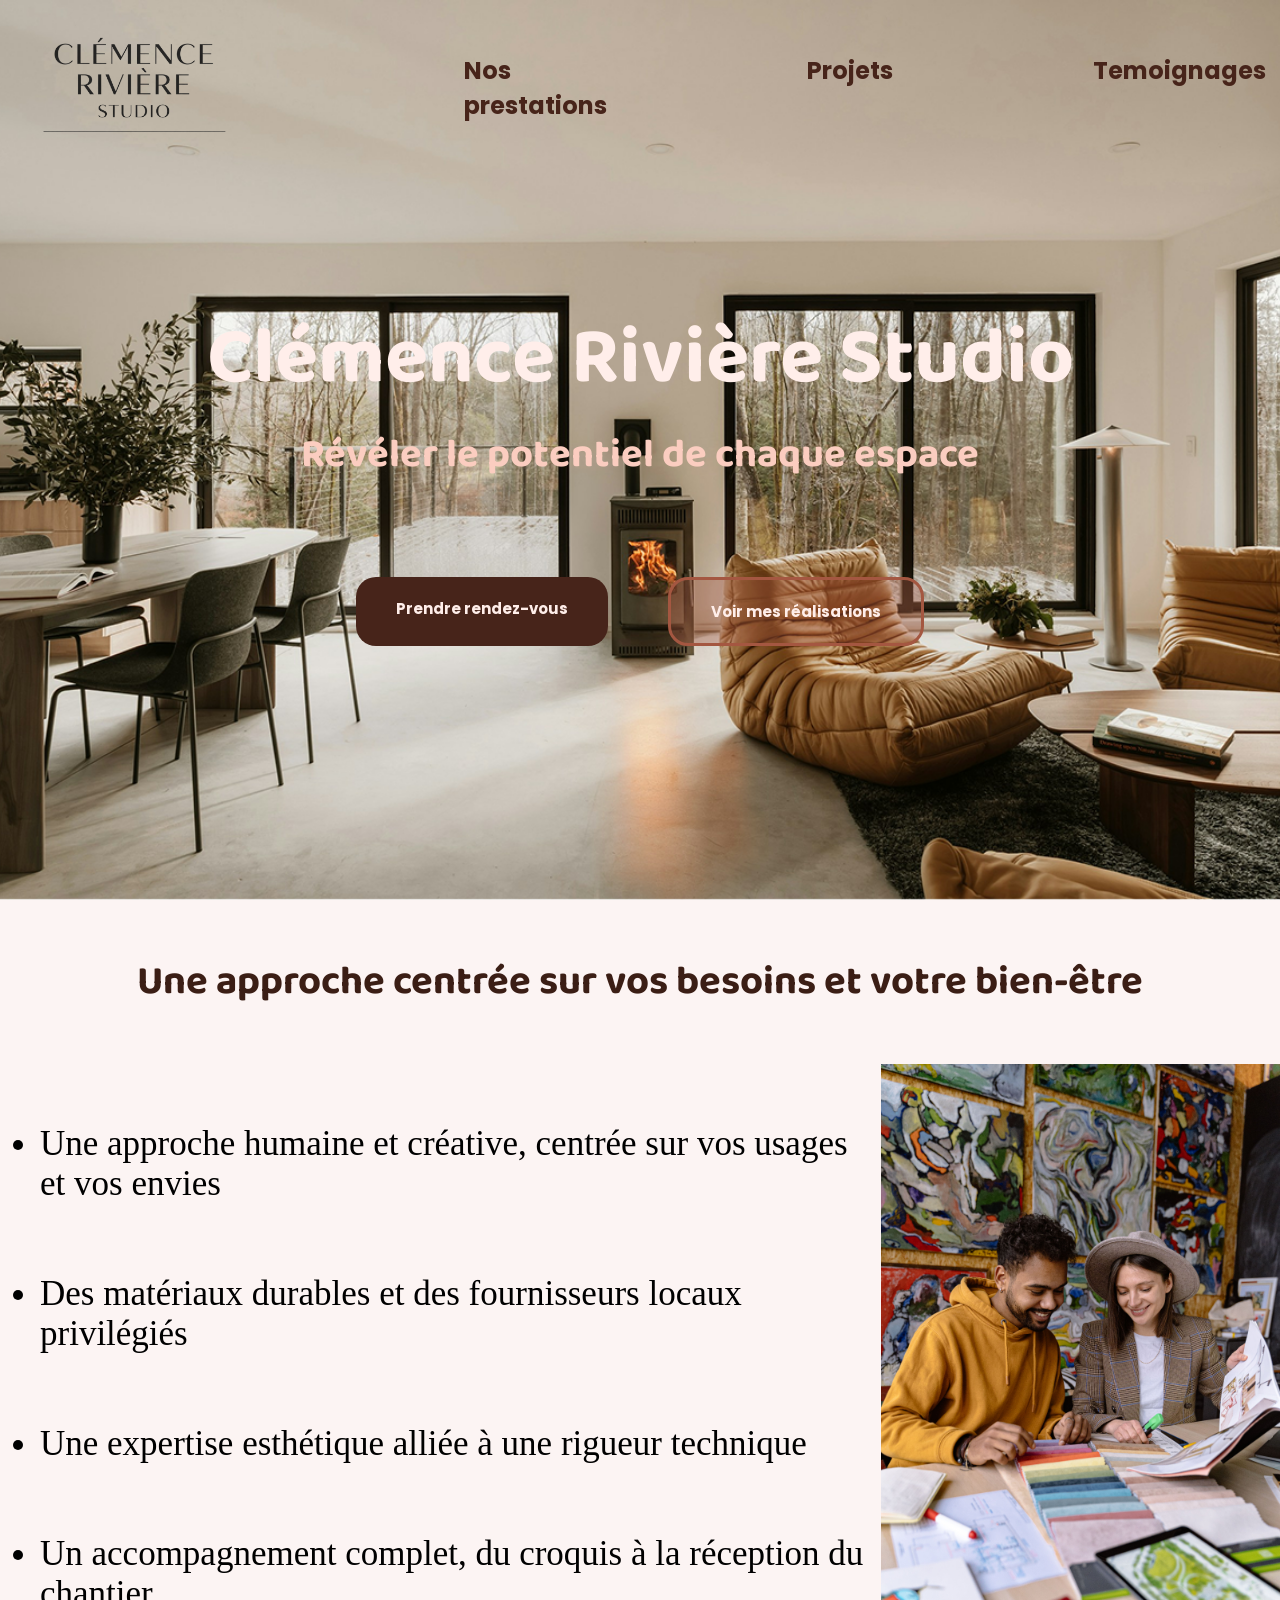
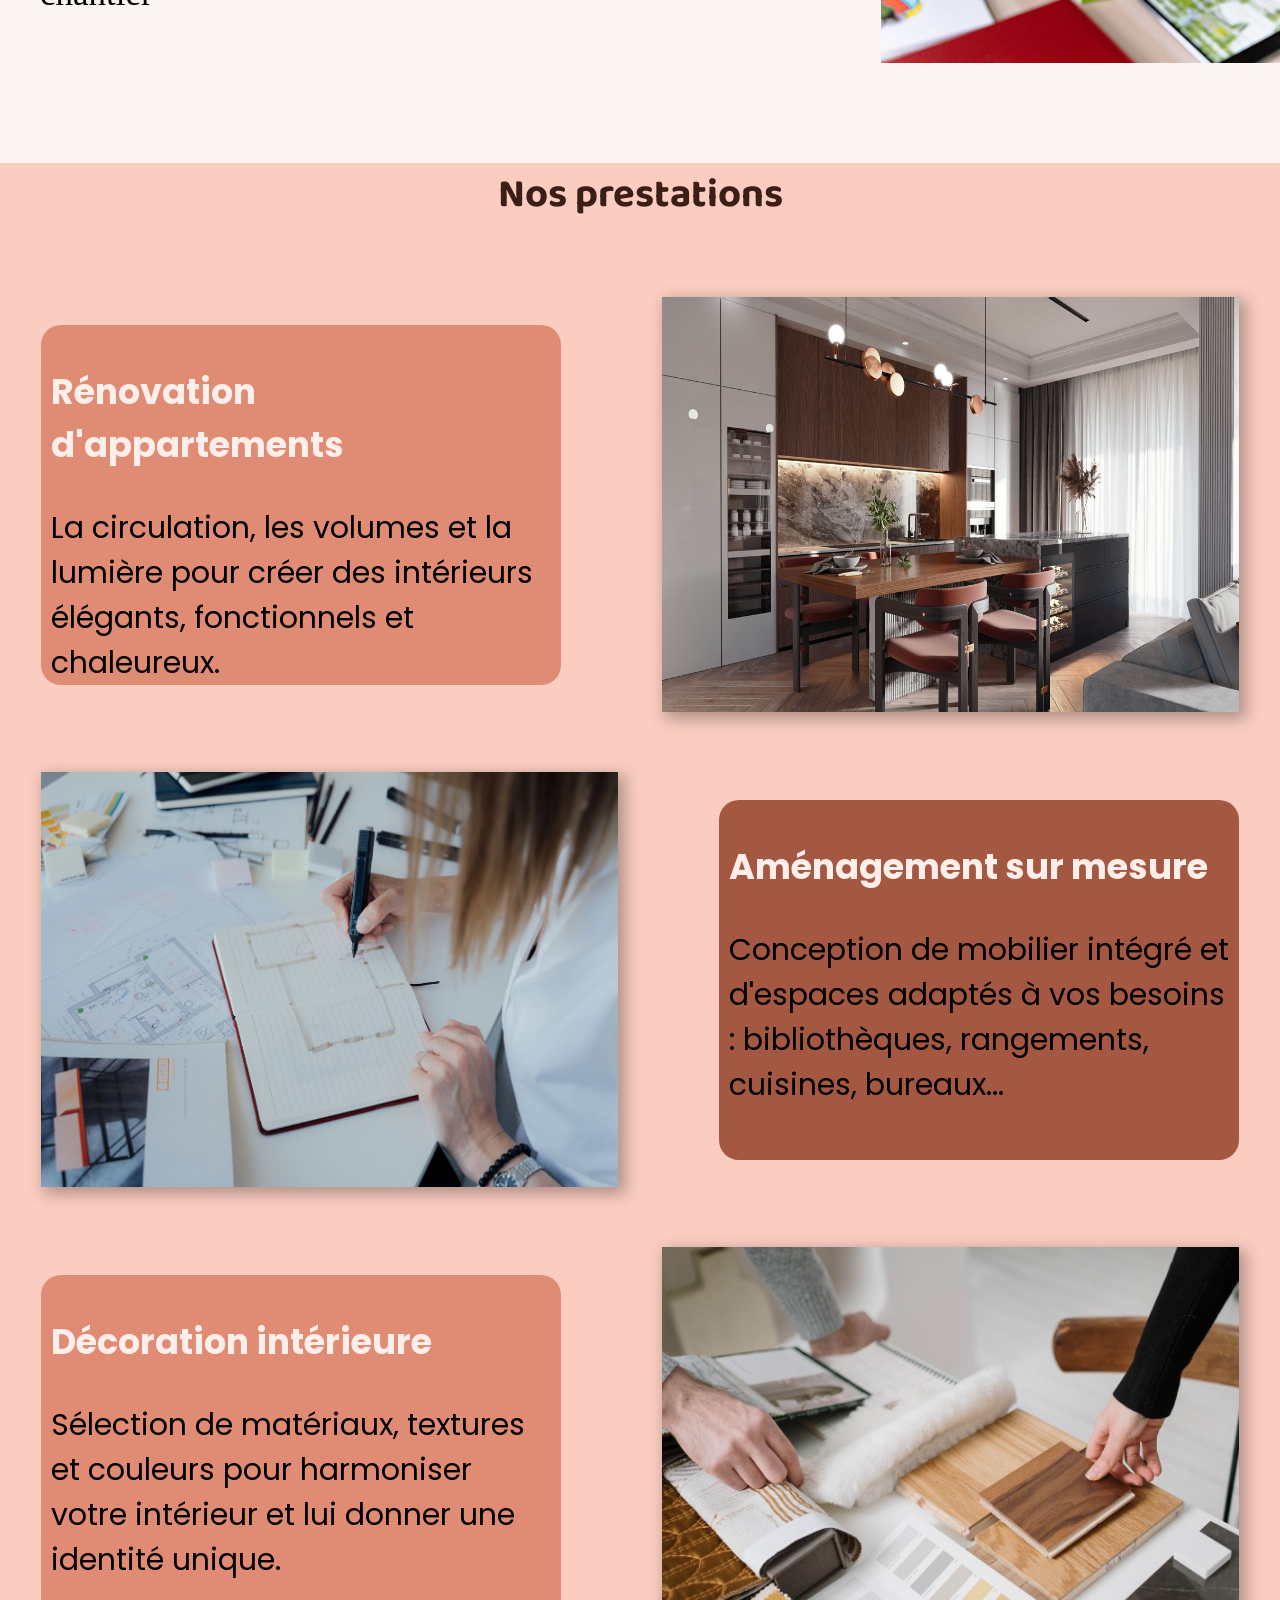
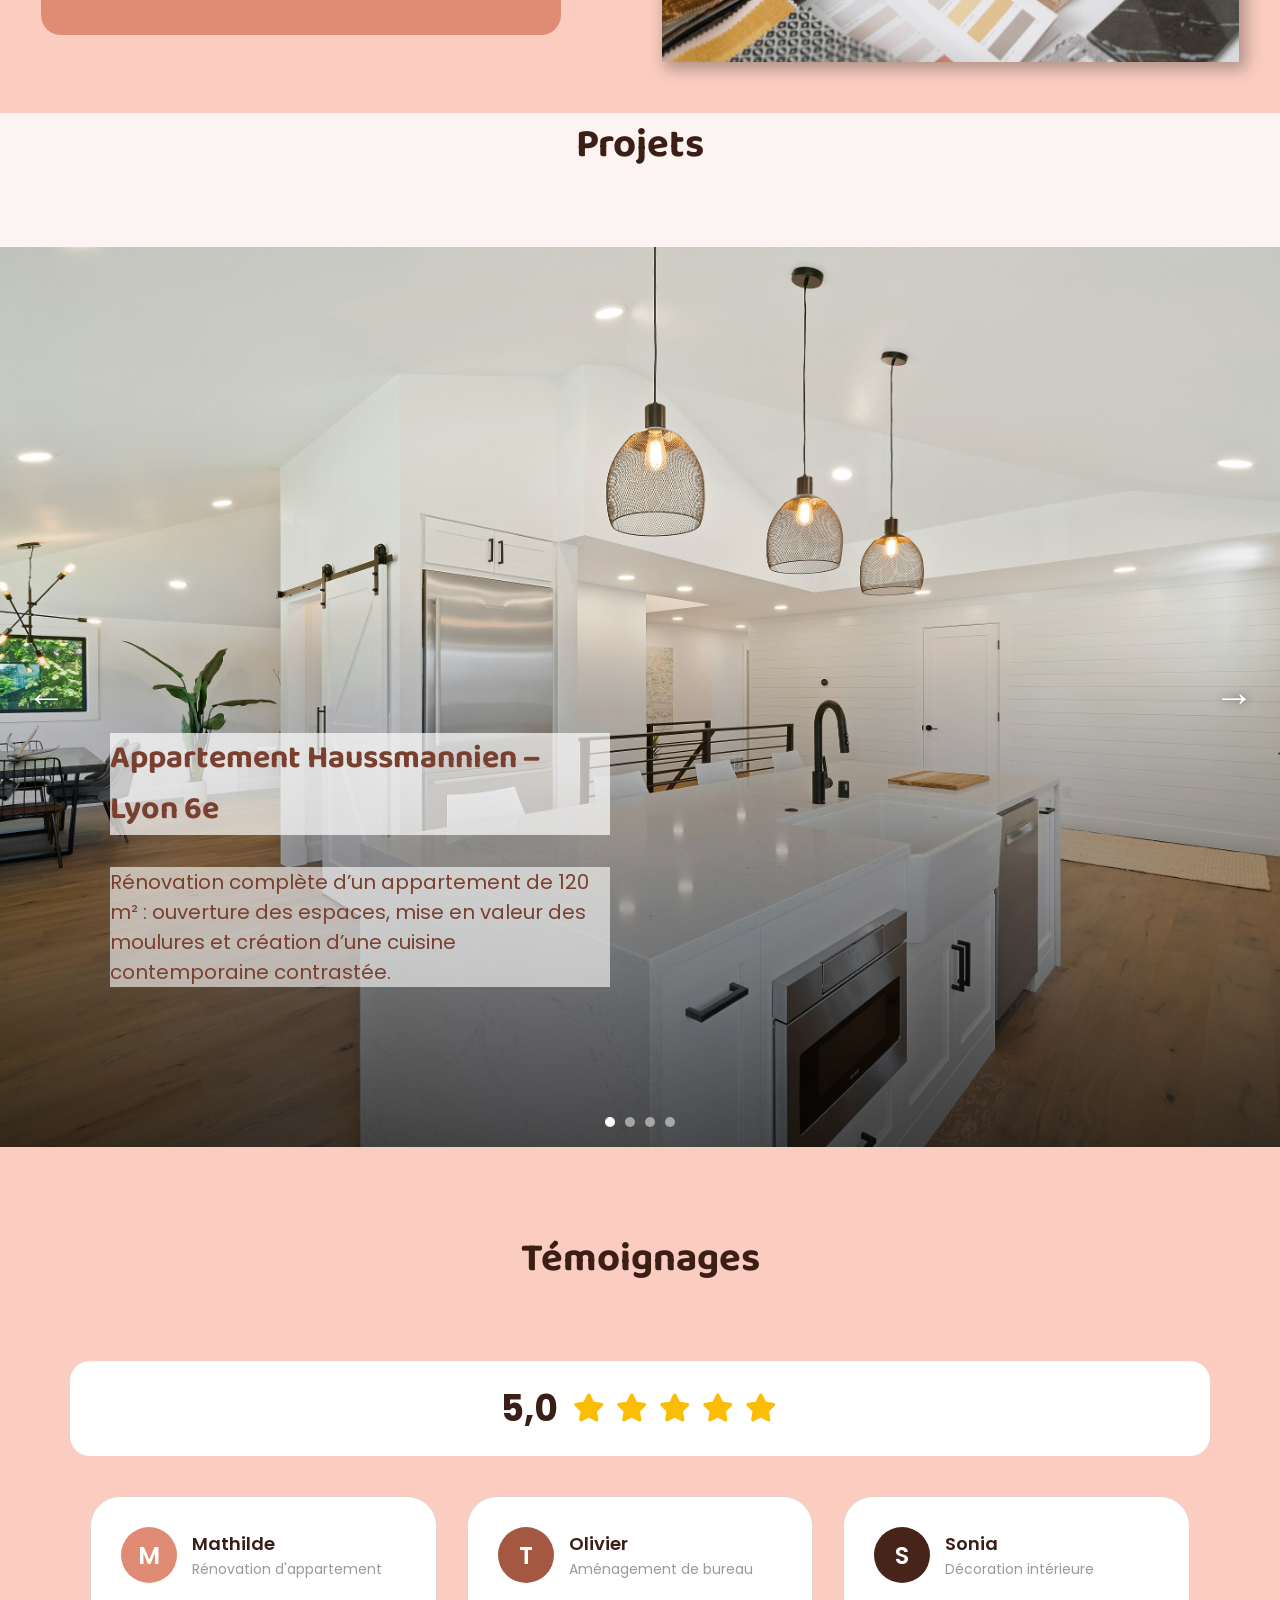
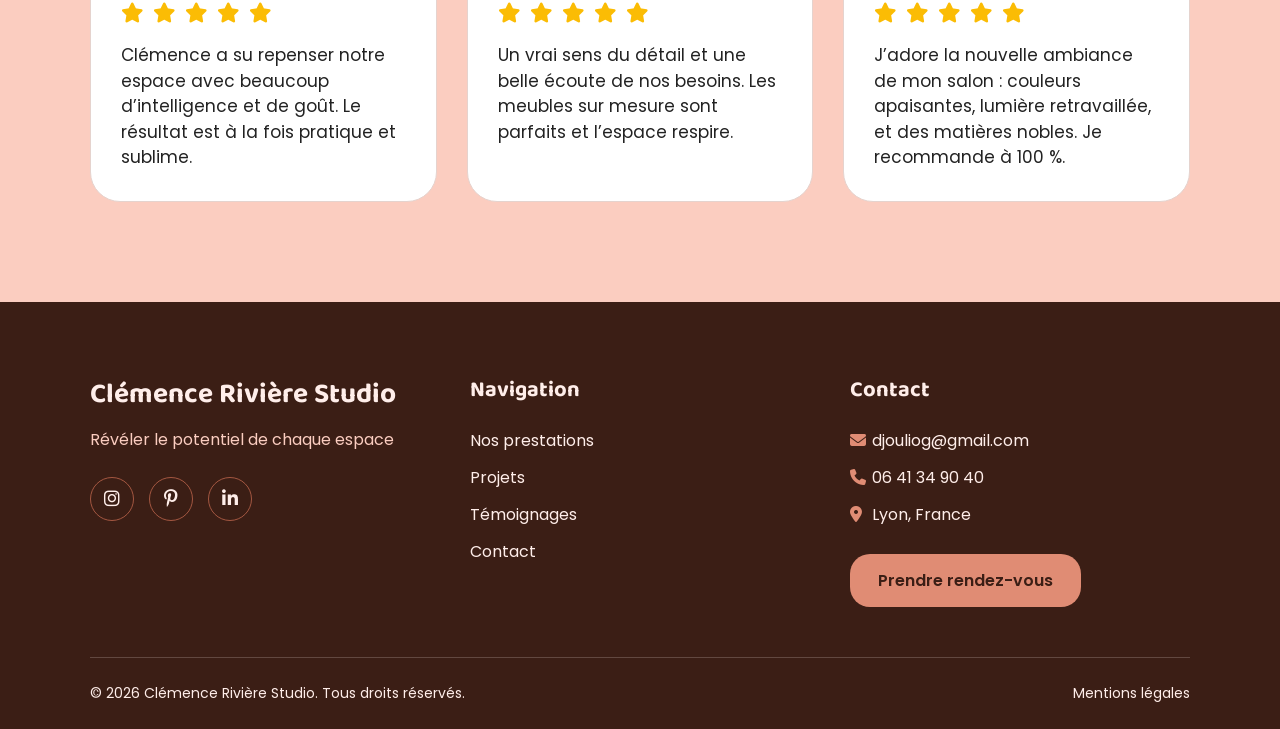
<file: index(1).html>
<!doctype html>
<html lang="en">
  <head>
    <meta charset="UTF-8" />
    <meta name="viewport" content="width=device-width, initial-scale=1.0" />
    <title>Document</title>
    <link rel="stylesheet" href="style.css" />
    <link rel="stylesheet" href="https://cdnjs.cloudflare.com/ajax/libs/font-awesome/6.5.1/css/all.min.css" />
    <link rel="preconnect" href="https://fonts.googleapis.com" />
    <link rel="preconnect" href="https://fonts.gstatic.com" crossorigin />
    <link
      href="https://fonts.googleapis.com/css2?family=Baloo+2:wght@400..800&family=Poppins:ital,wght@0,100;0,200;0,300;0,400;0,500;0,600;0,700;0,800;0,900;1,100;1,200;1,300;1,400;1,500;1,600;1,700;1,800;1,900&display=swap"
      rel="stylesheet"
    />
  </head>
  <body>
    <header>
      <a href=""
        ><img src="/asset/logo.png" alt="" width="259px" height="169px"
      /></a>
      <nav>
        <a href="#Nos prestations">Nos prestations</a>
        <a href="#Projets">Projets</a>
        <a href="#temoignages">Temoignages</a>
        <a href="">Contact</a>
      </nav>
    </header>
    <main>
      <section class="hero">
        <div class="container">
          <h1>Clémence Rivière Studio</h1>
          <h2>Révéler le potentiel de chaque espace</h2>
          <div class="bouton">
            <a class="rdv" href="">Prendre rendez-vous</a>
            <a class="réalisation" href="">Voir mes réalisations</a>
          </div>
        </div>
      </section>
      <section class="promesse">
        <h2 class="bien-être">
          Une approche centrée sur vos besoins et votre bien-être
        </h2>
        <div class="container2">
          <ul class="liste1">
            <li>
              Une approche humaine et créative, centrée sur vos usages et vos
              envies
            </li>
            <br />
            <li>
              Des matériaux durables et des fournisseurs locaux privilégiés
            </li>
            <br />
            <li>Une expertise esthétique alliée à une rigueur technique</li>
            <br />
            <li>
              Un accompagnement complet, du croquis à la réception du chantier
            </li>
          </ul>
          <img
            src="/asset/promesses-pexels-shkrabaanthony-6322392.jpg"
            alt=""
            width="399px"
            height="599px"
          />
        </div>
      </section>
      <section class="prestation" id="Nos prestations">
        <h2 class="titre-prestation">Nos prestations</h2>
        <div class="Rénovation">
          <div class="texte">
            <h3>Rénovation d'appartements</h3>
            <p>
              La circulation, les volumes et la lumière pour créer des
              intérieurs élégants, fonctionnels et chaleureux.
            </p>
          </div>
          <img
            class="img-renovation"
            src="/asset/renovation-pexels-scene-design-144978225-14615702.jpg"
            alt=""
            width="577px"
            height="415px"
          />
        </div>
        <div class="Rénovation inverse">
          <div class="texte">
            <h3>Aménagement sur mesure</h3>
            <p>
              Conception de mobilier intégré et d'espaces adaptés à vos besoins
              : bibliothèques, rangements, cuisines, bureaux...
            </p>
          </div>
          <img
            class="img-renovation"
            src="/asset/amenagement-pexels-shkrabaanthony-5292237.jpg"
            alt=""
            width="577px"
            height="415px"
          />
        </div>
        <div class="Rénovation">
          <div class="texte">
            <h3>Décoration intérieure</h3>
            <p>
              Sélection de matériaux, textures et couleurs pour harmoniser votre
              intérieur et lui donner une identité unique.
            </p>
          </div>
          <img
            class="img-renovation"
            src="/asset/decoration-interieur-pexels-cottonbro-6583355.jpg"
            alt=""
            width="577px"
            height="415px"
          />
        </div>
      </section>
      <section class="Projets" id="Projets">
        <h2 class="titre-prestation">Projets</h2>
        <section class="slider">
          <div class="slides">
            <div class="slide">
              <div class="legende">
                <h3>Appartement Haussmannien – Lyon 6e</h3>
                <p>
                  Rénovation complète d’un appartement de 120 m² : ouverture des
                  espaces, mise en valeur des moulures et création d’une cuisine
                  contemporaine contrastée.
                </p>
              </div>
            </div>
            <div class="slide">
              <div class="legende">
                <h3>Maison contemporaine – Annecy</h3>
                <p>
                  Aménagement intérieur complet : création d’un grand espace de
                  vie traversant, matériaux naturels et mobilier sur mesure en
                  bois clair.
                </p>
              </div>
            </div>
            <div class="slide">
              <div class="legende">
                <h3>Studio étudiant – Villeurbanne</h3>
                <p>
                  Optimisation d’un petit espace de 25 m² avec mobilier
                  modulable et ambiance minimaliste chaleureuse.
                </p>
              </div>
            </div>
            <div class="slide">
              <div class="legende">
                <h3>Boutique artisanale – Croix-Rousse</h3>
                <p>
                  Transformation d’un ancien atelier en boutique lumineuse : jeu
                  de textures entre béton ciré, bois brut et verrières
                  d’atelier.
                </p>
              </div>
            </div>
          </div>
          <button class="fleche gauche" aria-label="Image précédente">←</button>
          <button class="fleche droite" aria-label="Image suivante">→</button>
          <div class="points"></div>
        </section>
      </section>
      <section class="temoignages" id="temoignages">
  <h2 class="titre-prestation">Témoignages</h2>

  <div class="note-globale">
    <span class="note">5,0</span>
    <div class="etoiles" role="img" aria-label="Note moyenne : 5 sur 5">
      <i class="fa-solid fa-star"></i>
      <i class="fa-solid fa-star"></i>
      <i class="fa-solid fa-star"></i>
      <i class="fa-solid fa-star"></i>
      <i class="fa-solid fa-star"></i>
    </div>
  </div>

  <div class="avis-liste">
    <div class="avis">
      <div class="avis-entete">
        <div class="avatar">M</div>
        <div>
          <p class="avis-nom">Mathilde</p>
          <p class="avis-info">Rénovation d'appartement</p>
        </div>
      </div>
      <div class="etoiles" role="img" aria-label="Note : 5 sur 5">
        <i class="fa-solid fa-star"></i>
        <i class="fa-solid fa-star"></i>
        <i class="fa-solid fa-star"></i>
        <i class="fa-solid fa-star"></i>
        <i class="fa-solid fa-star"></i>
      </div>
      <p class="avis-texte">
        Clémence a su repenser notre espace avec beaucoup d’intelligence et de goût. Le résultat est à la fois pratique et sublime.
      </p>
    </div>

    <div class="avis">
      <div class="avis-entete">
        <div class="avatar">T</div>
        <div>
          <p class="avis-nom"> Olivier</p>
          <p class="avis-info">Aménagement de bureau</p>
        </div>
      </div>
      <div class="etoiles" role="img" aria-label="Note : 5 sur 5">
        <i class="fa-solid fa-star"></i>
        <i class="fa-solid fa-star"></i>
        <i class="fa-solid fa-star"></i>
        <i class="fa-solid fa-star"></i>
        <i class="fa-solid fa-star"></i>
      </div>
      <p class="avis-texte">
        Un vrai sens du détail et une belle écoute de nos besoins. Les meubles sur mesure sont parfaits et l’espace respire.
      </p>
    </div>

    <div class="avis">
      <div class="avis-entete">
        <div class="avatar">S</div>
        <div>
          <p class="avis-nom">Sonia</p>
          <p class="avis-info">Décoration intérieure</p>
        </div>
      </div>
      <div class="etoiles" role="img" aria-label="Note : 5 sur 5">
        <i class="fa-solid fa-star"></i>
        <i class="fa-solid fa-star"></i>
        <i class="fa-solid fa-star"></i>
        <i class="fa-solid fa-star"></i>
        <i class="fa-solid fa-star"></i>
      </div>
      <p class="avis-texte">
        J’adore la nouvelle ambiance de mon salon : couleurs apaisantes, lumière retravaillée, et des matières nobles. Je recommande à 100 %.
      </p>
    </div>
  </div>
</section>
    </main>
    <footer class="footer" id="contact">
  <div class="footer-contenu">
    <div class="footer-colonne">
      <p class="footer-nom">Clémence Rivière Studio</p>
      <p class="footer-slogan">Révéler le potentiel de chaque espace</p>
      <div class="reseaux">
        <a href="#" aria-label="Instagram"><i class="fa-brands fa-instagram"></i></a>
        <a href="#" aria-label="Pinterest"><i class="fa-brands fa-pinterest-p"></i></a>
        <a href="#" aria-label="LinkedIn"><i class="fa-brands fa-linkedin-in"></i></a>
      </div>
    </div>

    <div class="footer-colonne">
      <h3>Navigation</h3>
      <ul>
        <li><a href="#prestations">Nos prestations</a></li>
        <li><a href="#projets">Projets</a></li>
        <li><a href="#temoignages">Témoignages</a></li>
        <li><a href="#contact">Contact</a></li>
      </ul>
    </div>

    <div class="footer-colonne">
      <h3>Contact</h3>
      <ul>
        <li><i class="fa-solid fa-envelope"></i><a href="mailto:contact@exemple.fr">djouliog@gmail.com</a></li>
        <li><i class="fa-solid fa-phone"></i><a href="tel:+33600000000">06 41 34 90 40</a></li>
        <li><i class="fa-solid fa-location-dot"></i>Lyon, France</li>
      </ul>
      <a class="footer-rdv" href="#">Prendre rendez-vous</a>
    </div>
  </div>

  <div class="footer-bas">
    <p>© 2026 Clémence Rivière Studio. Tous droits réservés.</p>
    <a href="mentions-legales.html">Mentions légales</a>
  </div>
</footer> 
    <script src="app.js"></script>
  </body>
</html>
</file>
<file: style.css>
body {
  margin: 0;
}
header {
  display: flex;   
    position: fixed;
    background-size: cover;
    top: 0;
    left: 0;
    width: 100%;
    display: flex;
    align-items: center;
    padding: 1px 5px;
    background-color: transparent;  
    transition: background-color 0.3s ease;
    z-index: 10;
}

nav {
  display: flex;
  margin-left: 200px;
  gap: 200px;
}
nav a {
  font-family: "Poppins", sans-serif;
  font-weight: 600;
  font-style: normal;
  text-decoration: none;
  color: #47241a;
  font-weight: bolder;
  font-size: 24px;
}
.hero {
  width: 100%;
  height: 100vh;
  background-image: url("asset/unsplash_fZHP8uq6WhQ.png");
  background-size: cover;
  background-position: center;
}
.container {
    padding-top: 100px;
  height: 800px;
  display: flex;
  justify-content: center;
  align-items: center;
  flex-direction: column;
  animation: apparition 1.5s ease-out;
}
h1 {
  
  margin: 0px;
  padding: 0px;
  color: #ffeeea;
  font-family: "Baloo 2", sans-serif;
  font-optical-sizing: auto;
  font-weight: bolder;
  font-size: 80px;
}
h2 {
  margin: 0px;
  padding: 0px;
  font-family: "Baloo 2", sans-serif;
  color: #fbcdc0;
  font-size: 40px;
  margin-bottom: 30px;
}

@keyframes apparition {

    from {
        opacity: 0;
        transform: translateY(40px);
    }

    to {
        opacity: 1;
        transform: translateY(0);
    }

}

.bouton a {
  text-decoration: none;
  padding: 20px 40px 20px 40px;
  border-radius: 20px;
}
.bouton {
  margin: 60px;
  display: flex;
  gap: 60px;
}
.rdv {
  font-family: "Poppins", sans-serif;
  font-weight: bold;
  font-style: normal;
  color: #ffeeea;
  background-color: #47241a;
  font-size: 15px;
}
.réalisation{
  background-color: #a456415f;
    border: solid;
    font-family: "Poppins", sans-serif;
    border-color:#A45741 ;
    color: #ffeeea;
    font-size: 15px;
    font-weight: bold;
}
.rdv:hover{
    background-color: #3B1E15;
}
.réalisation:hover{
    background-color: #A45741;
}
.promesse{
    background-color: #fcf4f3;
    padding-bottom: 100px;
}
.container2{
    padding-top: 20px;
display: flex;
justify-content: space-around;
}
.container2.scrolle{
   animation: slide-in 3s;
}

 @keyframes slide-in {
    from {
        transform: translateX(100px);
        opacity: 0;
    }

    to {
        transform: translateX(0);
        opacity: 1;
    }
}

.liste1{
    margin-top: 30px;
    font-size: 35px;
}
.bien-être{
  font-size: 40px;
    color: #3B1E15;
    padding-top: 50px;
    display: flex;
    justify-content: center;
}
li{
    padding-top: 30px;
}
header.scrolled {
  background-color: #ffffff;
}

.prestation{
  background-color: #FBCDC0;
  height: 1550px;
}
.titre-prestation{
  color: #3B1E15;
  display: flex;
  justify-content: center;
  margin-bottom: 70px;
  font-size: 40px;
}

.Rénovation {
  display: flex;
  align-items: center;
  gap: 60px;
  justify-content: space-evenly;
}

.texte {
  font-family: "Poppins", sans-serif;
  border-radius: 20px;
  font-size: 30px;
  width: 500px;
  background-color: #E08C74;
  padding: 5px 10px 5px 10px;
  height: 350px;
}
.img-renovation{
  box-shadow: 5px 5px 15px 2px rgba(0, 0, 0, 0.3);
}
h3{
  color: #ffeeea;
}
.inverse {
  flex-direction: row-reverse;
}
.inverse .texte{
  background-color: #A45741;
}
.prestation .Rénovation {
  margin-bottom: 60px;
}
.slider {
  position: relative;
  width: 100%;
  height: 100vh;
  overflow: hidden;
}
.slides {
  display: flex;
  height: 100%;
  transition: transform 0.8s ease;
}
.slide {
  position: relative;
  min-width: 100%;
  height: 100%;
  background-size: cover;
  background-position: center;
}

/* une image par slide */
.slide:nth-child(1) { background-image: url("asset/im3rd-media-FJZtZldA-uE-unsplash.jpg"); }
.slide:nth-child(2) { background-image: url("asset/blanc2.png"); }
.slide:nth-child(3) { background-image: url("/asset/hakim-menikh-lcoAS3tYlx4-unsplash.jpg"); }
.slide:nth-child(4) { background-image: url("asset/tem-rysh-F6-U5fGAOik-unsplash.jpg"); }

/* texte sur l'image */
.legende {
  background: linear-gradient(to top, rgba(0, 0, 0, 0.65), transparent);
  position: absolute;
  left: 0;
  right: 0;
  bottom: 0;
  padding: 100px 40px 60px;
  color: #7A3F2E;
}
.legende h3 {
  color: #7A3F2E;
  width: 500px;
  background-color: rgba(255, 255, 255, 0.696);
  margin-left: 70px;
  font-family: "Baloo 2", sans-serif;
  font-size: 32px;
}
.legende p {
  background-color: rgba(255, 255, 255, 0.603);
   margin-left: 70px;
   margin-bottom: 100px;
  max-width: 500px;
  font-family: "Poppins", sans-serif;
  font-size: 20px;
}


.fleche {
  position: absolute;
  top: 50%;
  transform: translateY(-50%);
  background: none;
  border: none;
  color: #fff;
  font-size: 40px;
  text-shadow: 0 0 8px rgba(0, 0, 0, 0.5);
  cursor: pointer;
}
.gauche { left: 20px; }
.droite { right: 20px; }

.points {
  position: absolute;
  bottom: 20px;
  left: 50%;
  transform: translateX(-50%);
  display: flex;
  gap: 10px;
}
.point {
  width: 10px;
  height: 10px;
  border-radius: 50%;
  background: rgba(255, 255, 255, 0.5);
  cursor: pointer;
}
.point.actif {
  background: #fff;
}
.Projets{
  background-color: #fcf4f3;
}
.temoignages {
  background-color: #FBCDC0;
  padding: 80px 40px 100px;
}

/* bloc note */
.note-globale {
  display: flex;
  align-items: center;
  justify-content: center;
  gap: 15px;
  max-width: 1100px;
  margin: 0 auto 40px;
  padding: 20px;
  background-color: #ffffff;
  border-radius: 20px;
}
.note {
  font-family: "Poppins", sans-serif;
  font-weight: 700;
  font-size: 36px;
  color: #3B1E15;
}
.etoiles {
  color: #FBBC04;
  font-size: 28px;
  letter-spacing: 2px;
}

/* cartes */
.avis-liste {
  display: flex;
  flex-wrap: wrap;
  justify-content: center;
  gap: 30px;
  max-width: 1100px;
  margin: 0 auto;
}
.avis {
  box-sizing: border-box;
  flex: 1 1 300px;
  max-width: 350px;
  padding: 30px;
  background-color: #ffffff;
  border: 1px solid #e5d3ce;
  border-radius: 30px;
  font-family: "Poppins", sans-serif;
}
.avis-entete {
  display: flex;
  align-items: center;
  gap: 15px;
  margin-bottom: 15px;
}
.avatar {
  flex-shrink: 0;
  width: 56px;
  height: 56px;
  display: flex;
  align-items: center;
  justify-content: center;
  border-radius: 50%;
  background-color: #E08C74;
  color: #ffffff;
  font-weight: 600;
  font-size: 24px;
}
.avis:nth-child(2) .avatar { background-color: #A45741; }
.avis:nth-child(3) .avatar { background-color: #47241a; }

.avis-nom {
  margin: 0;
  font-weight: 600;
  font-size: 18px;
  color: #3B1E15;
}
.avis-info {
  margin: 2px 0 0;
  font-size: 14px;
  color: #999;
}
.avis .etoiles {
  font-size: 20px;
}
.avis-texte {
  margin: 15px 0 0;
  font-size: 17px;
  line-height: 1.5;
  color: #222;
}
.footer {
  background-color: #3B1E15;
  color: #ffeeea;
  font-family: "Poppins", sans-serif;
  padding: 70px 40px 0;
}
.footer-contenu {
  display: flex;
  flex-wrap: wrap;
  justify-content: space-between;
  gap: 40px;
  max-width: 1100px;
  margin: 0 auto;
}
.footer-colonne {
  flex: 1 1 250px;
}
.footer-nom {
  margin: 0 0 10px;
  font-family: "Baloo 2", sans-serif;
  font-size: 28px;
  font-weight: 700;
}
.footer-slogan {
  margin: 0 0 25px;
  color: #fbcdc0;
}
.footer h3 {
  margin: 0 0 20px;
  font-family: "Baloo 2", sans-serif;
  font-size: 22px;
}

/* listes */
.footer ul {
  list-style: none;
  margin: 0;
  padding: 0;
}
.footer li {
  padding-top: 0;            /* annule le li { padding-top: 30px } global */
  margin-bottom: 12px;
}
.footer li i {
  width: 22px;
  color: #E08C74;
}
.footer a {
  color: #ffeeea;
  text-decoration: none;
}
.footer a:hover {
  color: #E08C74;
}

/* réseaux sociaux */
.reseaux {
  display: flex;
  gap: 15px;
}
.reseaux a {
  width: 42px;
  height: 42px;
  display: flex;
  align-items: center;
  justify-content: center;
  border: 1px solid #A45741;
  border-radius: 50%;
  font-size: 18px;
  transition: background-color 0.3s ease;
}
.reseaux a:hover {
  background-color: #A45741;
  color: #ffeeea;
}

/* bouton rendez-vous */
.footer a.footer-rdv {
  display: inline-block;
  margin-top: 15px;
  padding: 14px 28px;
  border-radius: 20px;
  background-color: #E08C74;
  color: #3B1E15;
  font-weight: 600;
}
.footer a.footer-rdv:hover {
  background-color: #fbcdc0;
  color: #3B1E15;
}

/* barre du bas */
.footer-bas {
  display: flex;
  flex-wrap: wrap;
  justify-content: space-between;
  gap: 10px;
  max-width: 1100px;
  margin: 50px auto 0;
  padding: 25px 0;
  border-top: 1px solid rgba(255, 238, 234, 0.2);
  font-size: 14px;
}
.footer-bas p {
  margin: 0;
}
</file>
